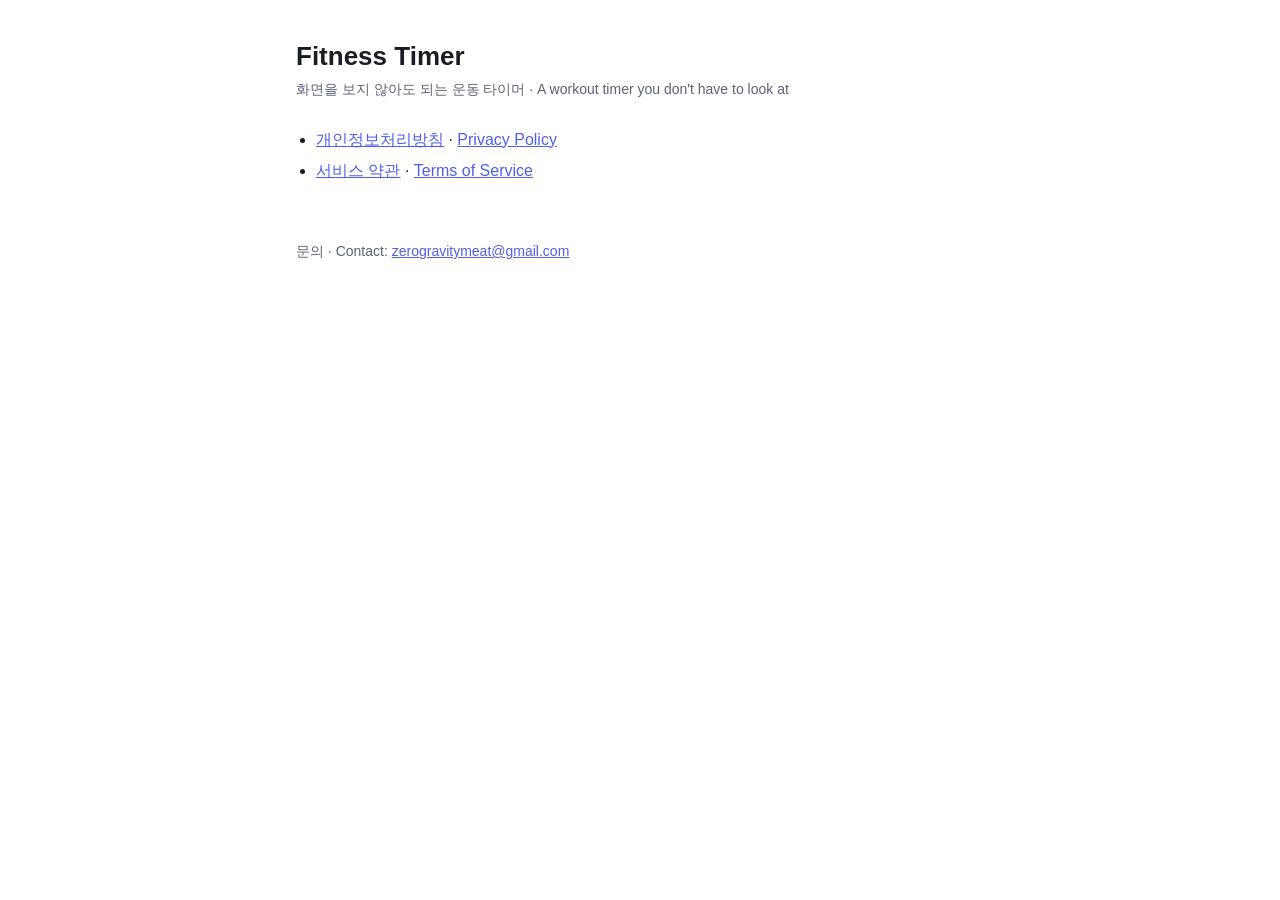
<file: index.html>
<!doctype html>
<html lang="ko">
<head>
<meta charset="utf-8">
<meta name="viewport" content="width=device-width, initial-scale=1">
<title>Fitness Timer</title>
<link rel="stylesheet" href="style.css">
</head>
<body>
<main>
<h1>Fitness Timer</h1>
<p class="date">화면을 보지 않아도 되는 운동 타이머 · A workout timer you don't have to look at</p>
<ul>
<li><a href="privacy.html">개인정보처리방침</a> · <a href="privacy.html#en">Privacy Policy</a></li>
<li><a href="terms.html">서비스 약관</a> · <a href="terms.html#en">Terms of Service</a></li>
</ul>
<footer>문의 · Contact: <a href="mailto:zerogravitymeat@gmail.com">zerogravitymeat@gmail.com</a></footer>
</main>
</body>
</html>
</file>
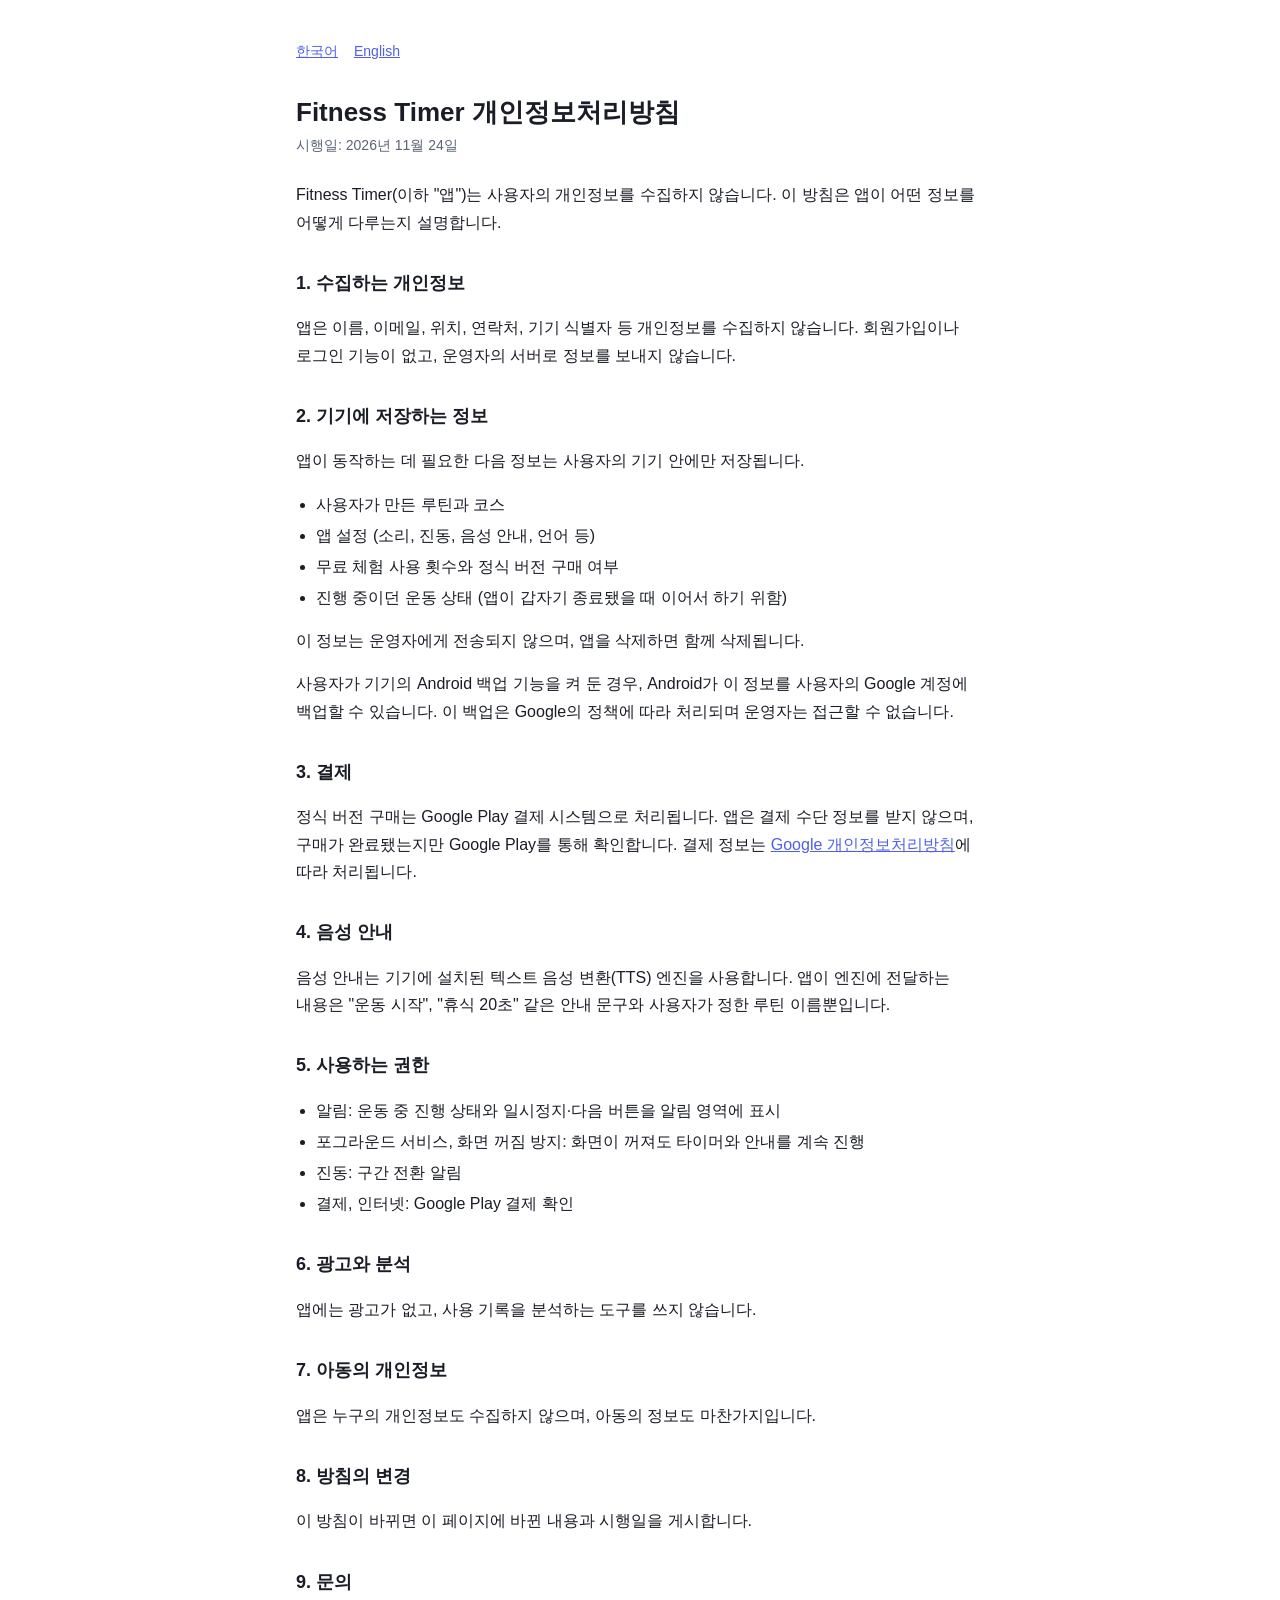
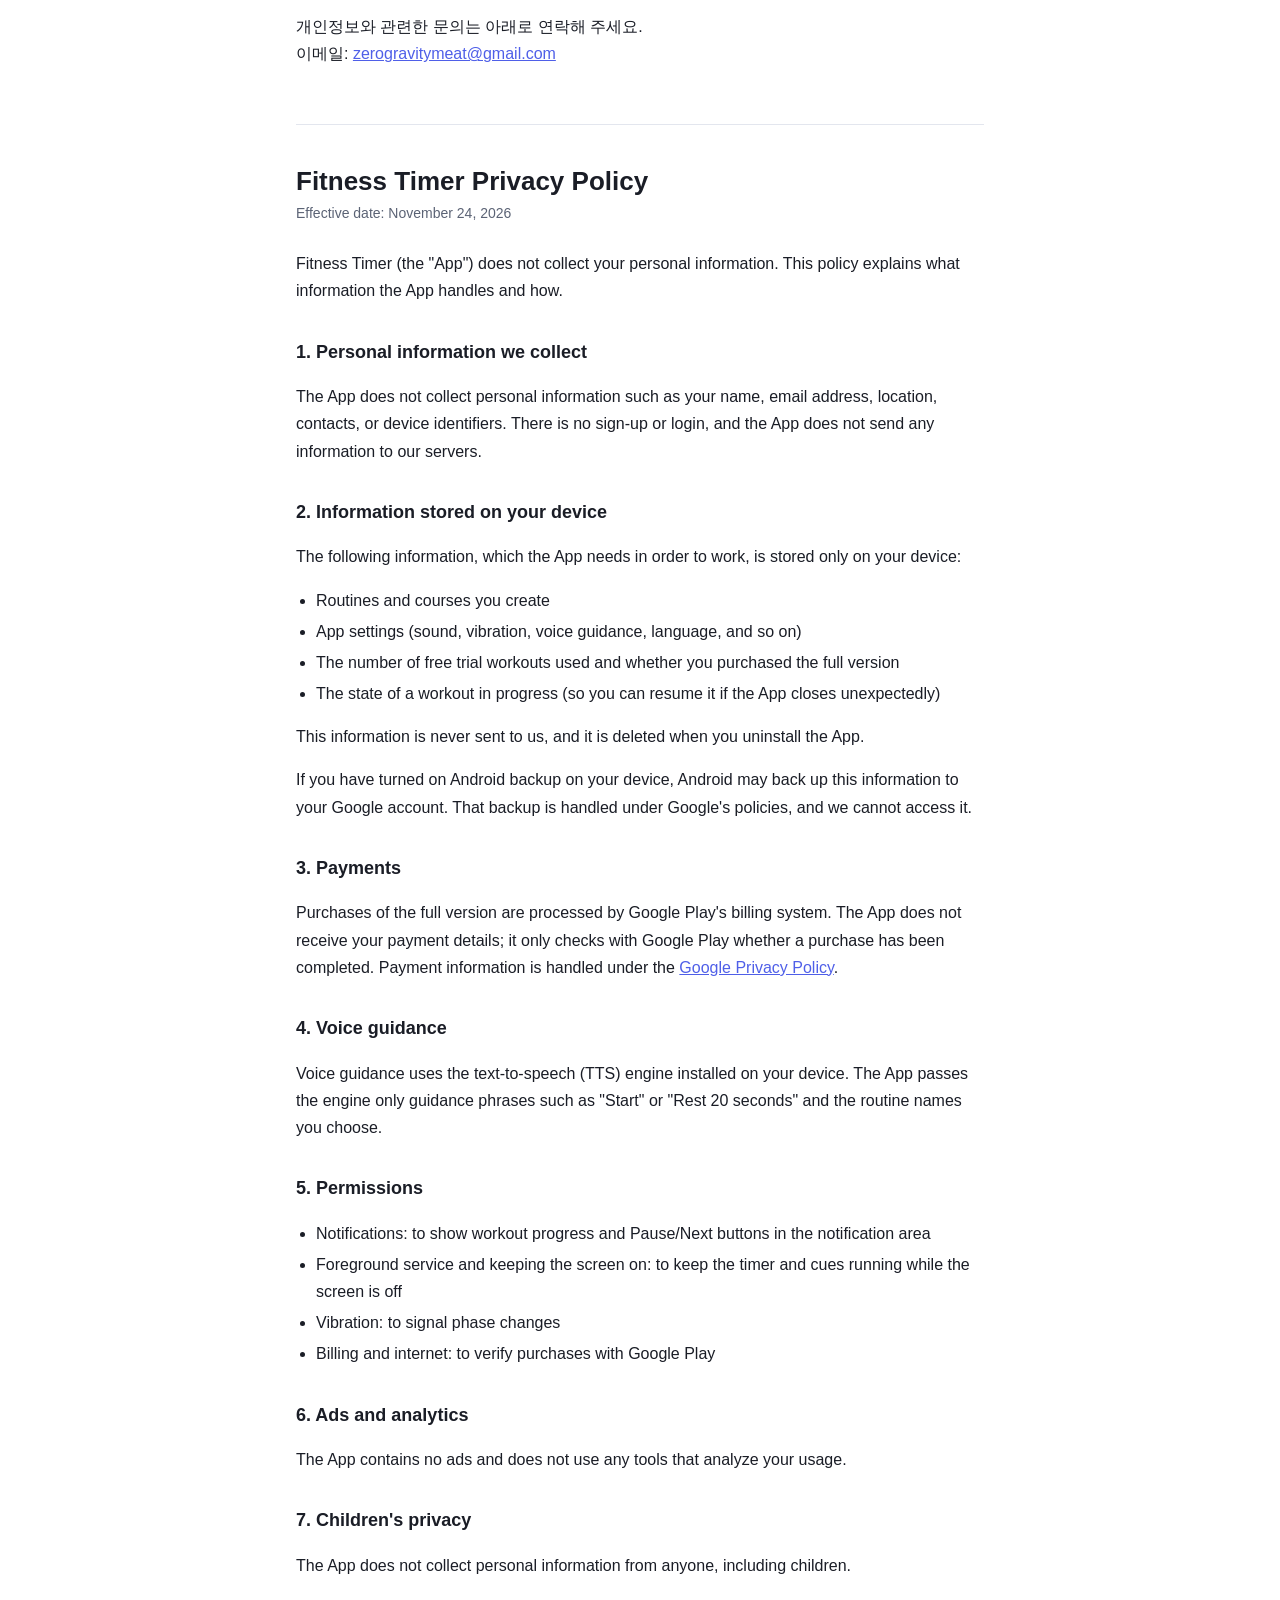
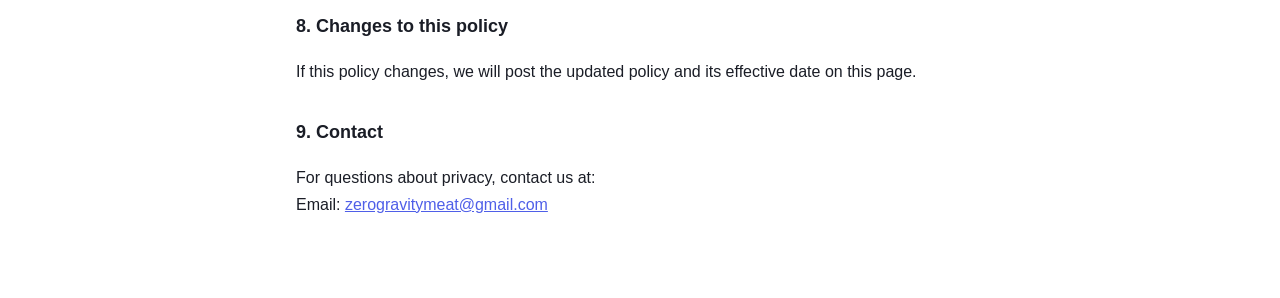
<file: privacy.html>
<!doctype html>
<html lang="ko">
<head>
<meta charset="utf-8">
<meta name="viewport" content="width=device-width, initial-scale=1">
<title>Fitness Timer 개인정보처리방침 / Privacy Policy</title>
<link rel="stylesheet" href="style.css">
</head>
<body>
<main>
<nav><a href="#ko">한국어</a><a href="#en">English</a></nav>

<section id="ko" lang="ko">
<h1>Fitness Timer 개인정보처리방침</h1>
<p class="date">시행일: 2026년 11월 24일</p>
<p>Fitness Timer(이하 "앱")는 사용자의 개인정보를 수집하지 않습니다. 이 방침은 앱이 어떤 정보를 어떻게 다루는지 설명합니다.</p>

<h2>1. 수집하는 개인정보</h2>
<p>앱은 이름, 이메일, 위치, 연락처, 기기 식별자 등 개인정보를 수집하지 않습니다. 회원가입이나 로그인 기능이 없고, 운영자의 서버로 정보를 보내지 않습니다.</p>

<h2>2. 기기에 저장하는 정보</h2>
<p>앱이 동작하는 데 필요한 다음 정보는 사용자의 기기 안에만 저장됩니다.</p>
<ul>
<li>사용자가 만든 루틴과 코스</li>
<li>앱 설정 (소리, 진동, 음성 안내, 언어 등)</li>
<li>무료 체험 사용 횟수와 정식 버전 구매 여부</li>
<li>진행 중이던 운동 상태 (앱이 갑자기 종료됐을 때 이어서 하기 위함)</li>
</ul>
<p>이 정보는 운영자에게 전송되지 않으며, 앱을 삭제하면 함께 삭제됩니다.</p>
<p>사용자가 기기의 Android 백업 기능을 켜 둔 경우, Android가 이 정보를 사용자의 Google 계정에 백업할 수 있습니다. 이 백업은 Google의 정책에 따라 처리되며 운영자는 접근할 수 없습니다.</p>

<h2>3. 결제</h2>
<p>정식 버전 구매는 Google Play 결제 시스템으로 처리됩니다. 앱은 결제 수단 정보를 받지 않으며, 구매가 완료됐는지만 Google Play를 통해 확인합니다. 결제 정보는 <a href="https://policies.google.com/privacy">Google 개인정보처리방침</a>에 따라 처리됩니다.</p>

<h2>4. 음성 안내</h2>
<p>음성 안내는 기기에 설치된 텍스트 음성 변환(TTS) 엔진을 사용합니다. 앱이 엔진에 전달하는 내용은 "운동 시작", "휴식 20초" 같은 안내 문구와 사용자가 정한 루틴 이름뿐입니다.</p>

<h2>5. 사용하는 권한</h2>
<ul>
<li>알림: 운동 중 진행 상태와 일시정지·다음 버튼을 알림 영역에 표시</li>
<li>포그라운드 서비스, 화면 꺼짐 방지: 화면이 꺼져도 타이머와 안내를 계속 진행</li>
<li>진동: 구간 전환 알림</li>
<li>결제, 인터넷: Google Play 결제 확인</li>
</ul>

<h2>6. 광고와 분석</h2>
<p>앱에는 광고가 없고, 사용 기록을 분석하는 도구를 쓰지 않습니다.</p>

<h2>7. 아동의 개인정보</h2>
<p>앱은 누구의 개인정보도 수집하지 않으며, 아동의 정보도 마찬가지입니다.</p>

<h2>8. 방침의 변경</h2>
<p>이 방침이 바뀌면 이 페이지에 바뀐 내용과 시행일을 게시합니다.</p>

<h2>9. 문의</h2>
<p>개인정보와 관련한 문의는 아래로 연락해 주세요.<br>
이메일: <a href="mailto:zerogravitymeat@gmail.com">zerogravitymeat@gmail.com</a></p>
</section>

<section id="en" lang="en">
<h1>Fitness Timer Privacy Policy</h1>
<p class="date">Effective date: November 24, 2026</p>
<p>Fitness Timer (the "App") does not collect your personal information. This policy explains what information the App handles and how.</p>

<h2>1. Personal information we collect</h2>
<p>The App does not collect personal information such as your name, email address, location, contacts, or device identifiers. There is no sign-up or login, and the App does not send any information to our servers.</p>

<h2>2. Information stored on your device</h2>
<p>The following information, which the App needs in order to work, is stored only on your device:</p>
<ul>
<li>Routines and courses you create</li>
<li>App settings (sound, vibration, voice guidance, language, and so on)</li>
<li>The number of free trial workouts used and whether you purchased the full version</li>
<li>The state of a workout in progress (so you can resume it if the App closes unexpectedly)</li>
</ul>
<p>This information is never sent to us, and it is deleted when you uninstall the App.</p>
<p>If you have turned on Android backup on your device, Android may back up this information to your Google account. That backup is handled under Google's policies, and we cannot access it.</p>

<h2>3. Payments</h2>
<p>Purchases of the full version are processed by Google Play's billing system. The App does not receive your payment details; it only checks with Google Play whether a purchase has been completed. Payment information is handled under the <a href="https://policies.google.com/privacy">Google Privacy Policy</a>.</p>

<h2>4. Voice guidance</h2>
<p>Voice guidance uses the text-to-speech (TTS) engine installed on your device. The App passes the engine only guidance phrases such as "Start" or "Rest 20 seconds" and the routine names you choose.</p>

<h2>5. Permissions</h2>
<ul>
<li>Notifications: to show workout progress and Pause/Next buttons in the notification area</li>
<li>Foreground service and keeping the screen on: to keep the timer and cues running while the screen is off</li>
<li>Vibration: to signal phase changes</li>
<li>Billing and internet: to verify purchases with Google Play</li>
</ul>

<h2>6. Ads and analytics</h2>
<p>The App contains no ads and does not use any tools that analyze your usage.</p>

<h2>7. Children's privacy</h2>
<p>The App does not collect personal information from anyone, including children.</p>

<h2>8. Changes to this policy</h2>
<p>If this policy changes, we will post the updated policy and its effective date on this page.</p>

<h2>9. Contact</h2>
<p>For questions about privacy, contact us at:<br>
Email: <a href="mailto:zerogravitymeat@gmail.com">zerogravitymeat@gmail.com</a></p>
</section>

</main>
</body>
</html>
</file>
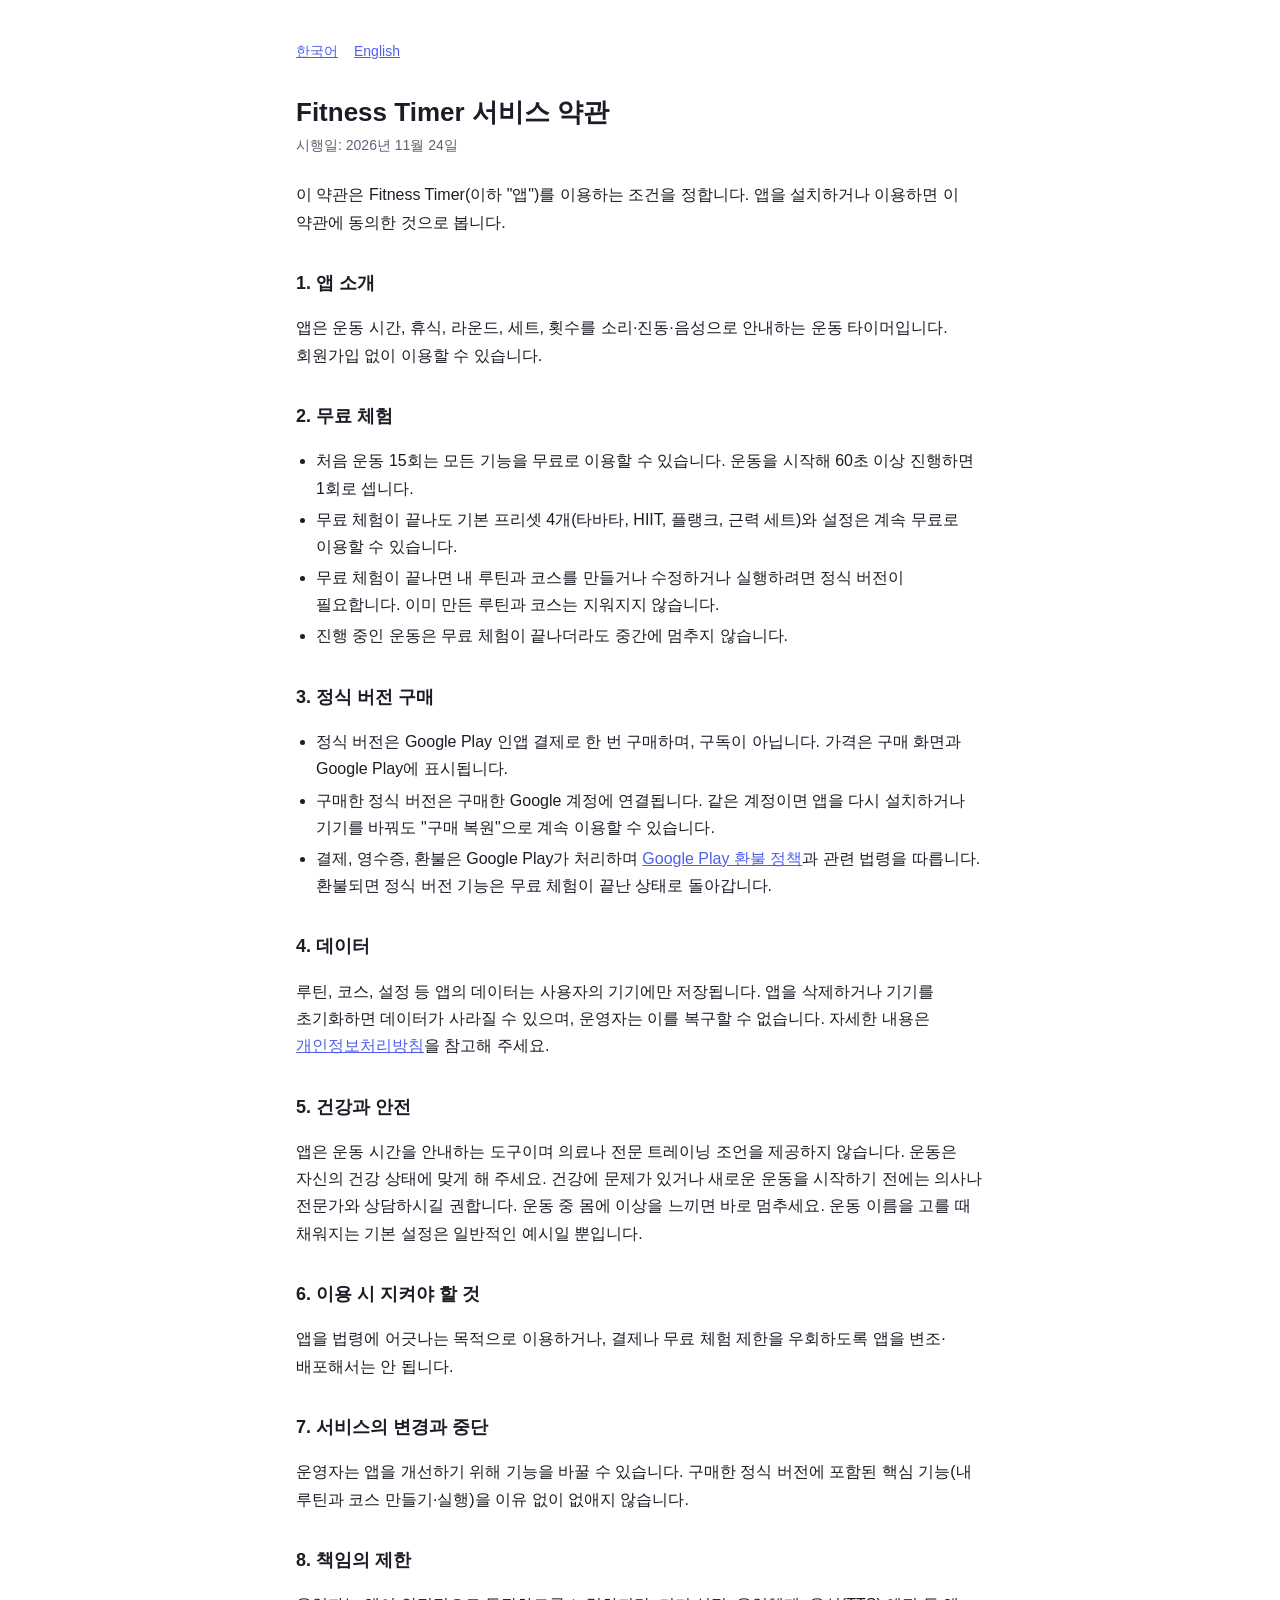
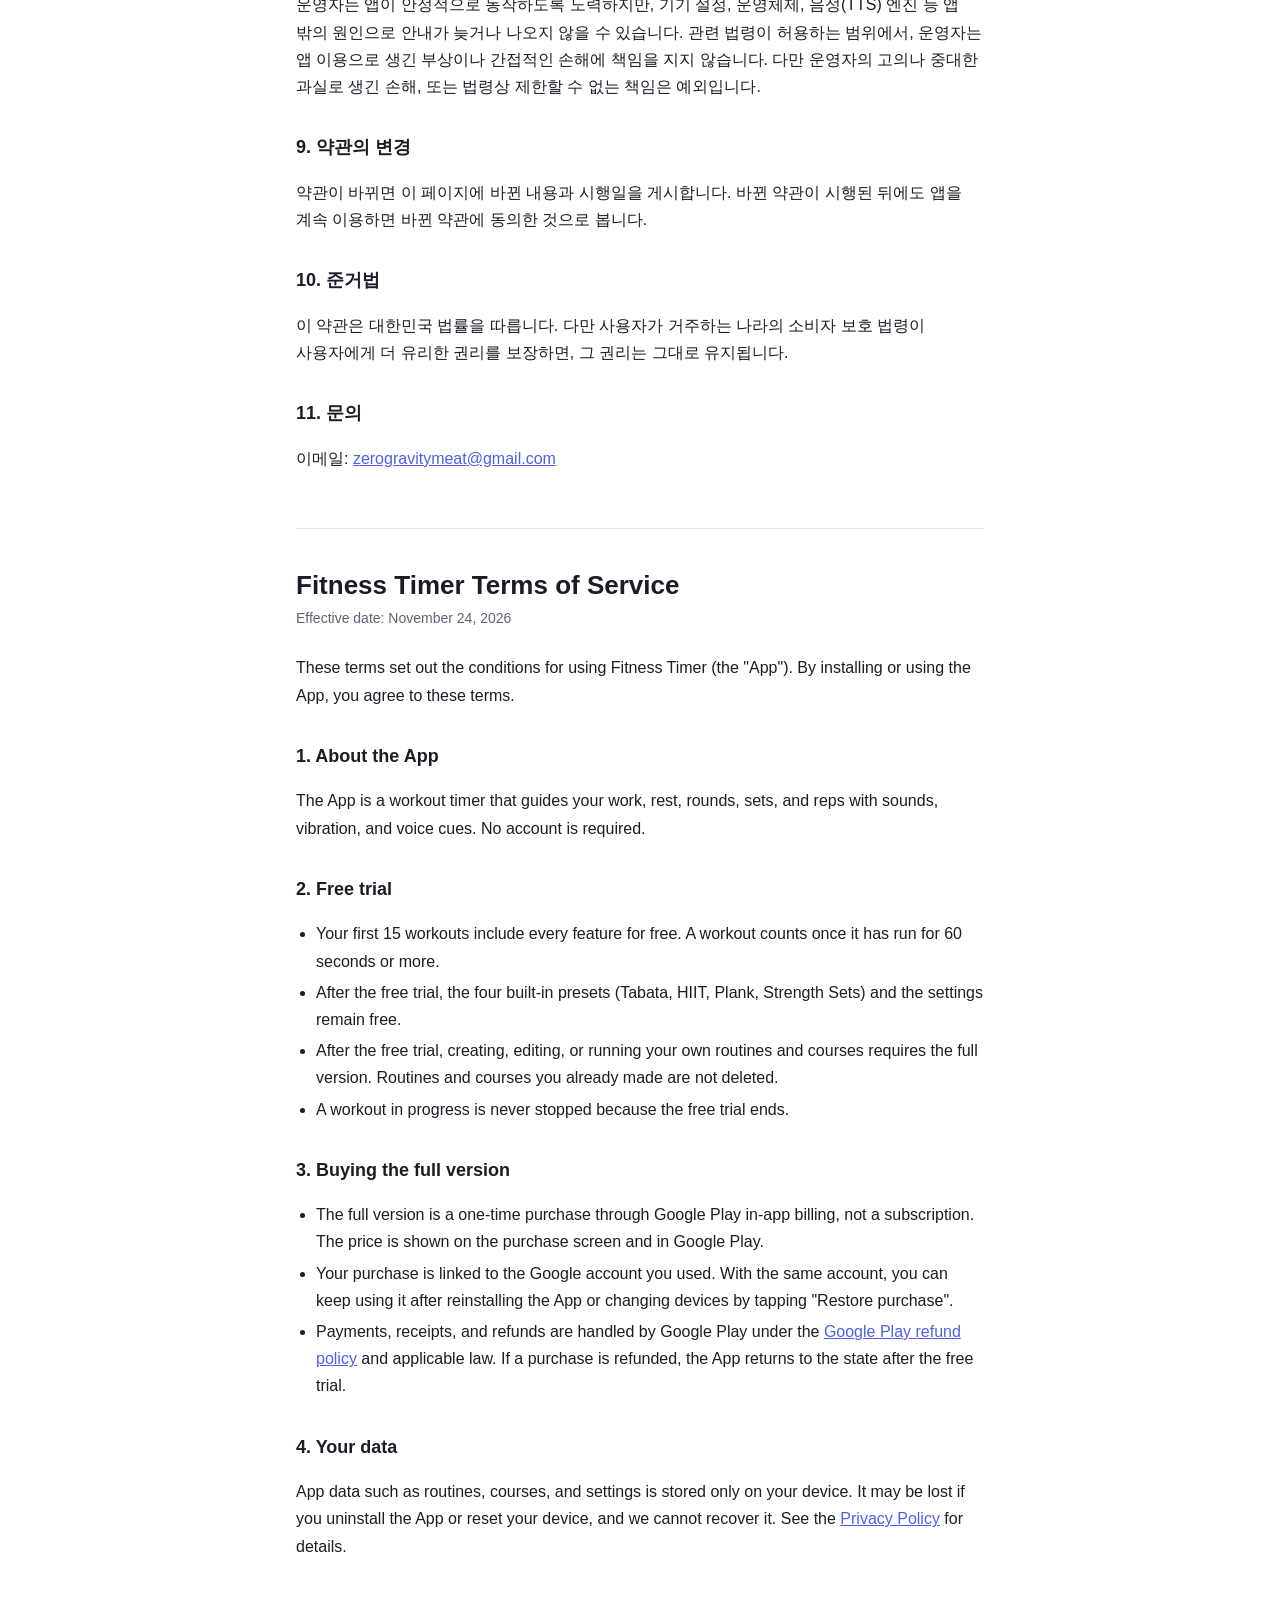
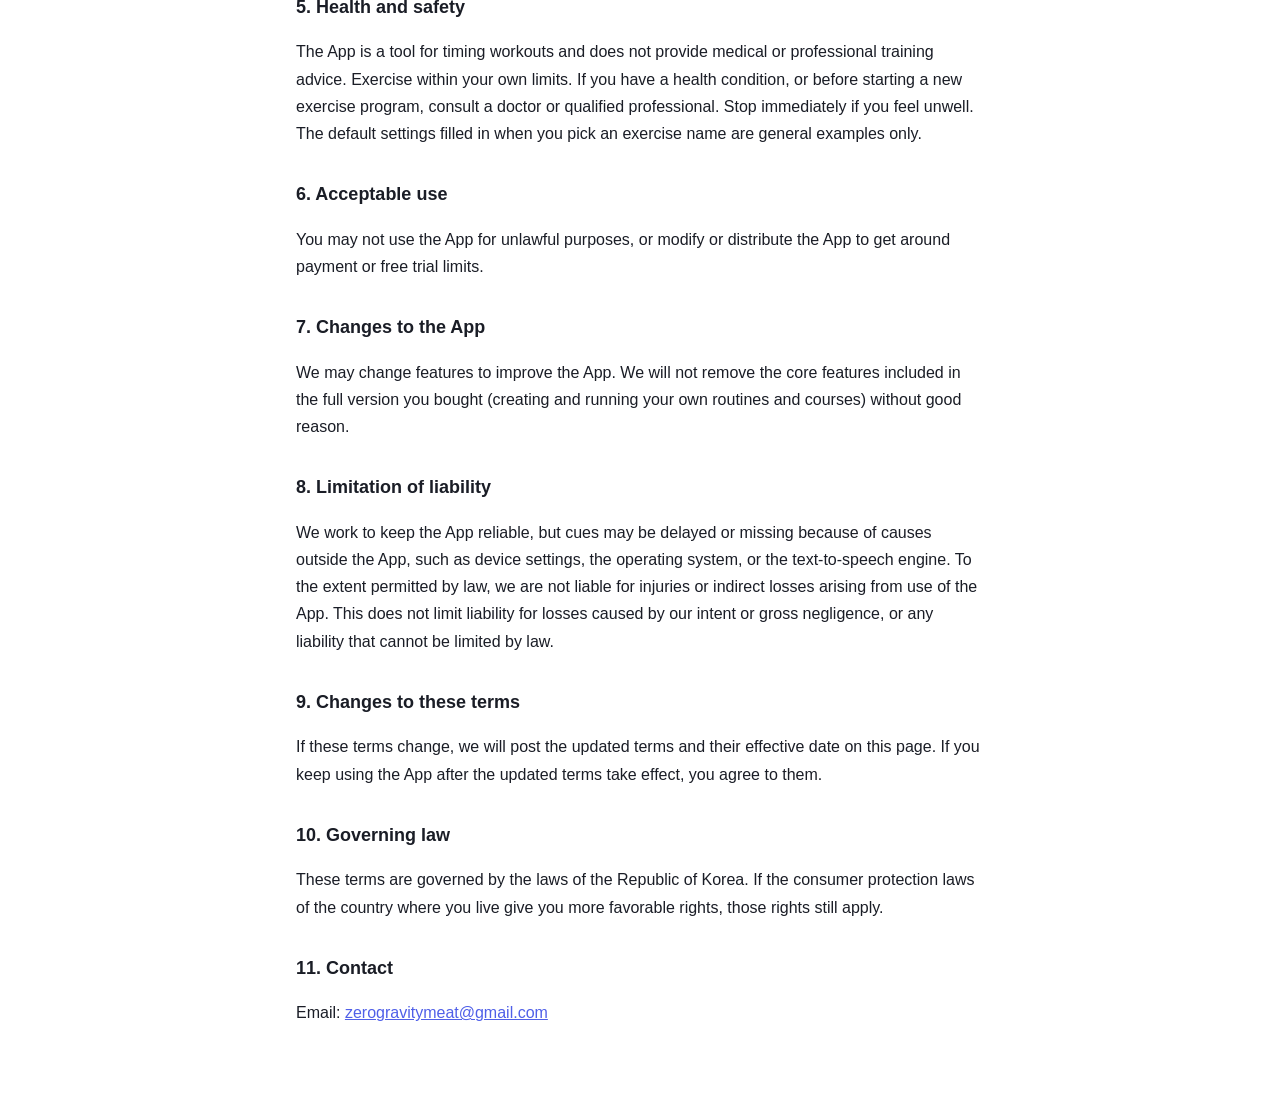
<file: terms.html>
<!doctype html>
<html lang="ko">
<head>
<meta charset="utf-8">
<meta name="viewport" content="width=device-width, initial-scale=1">
<title>Fitness Timer 서비스 약관 / Terms of Service</title>
<link rel="stylesheet" href="style.css">
</head>
<body>
<main>
<nav><a href="#ko">한국어</a><a href="#en">English</a></nav>

<section id="ko" lang="ko">
<h1>Fitness Timer 서비스 약관</h1>
<p class="date">시행일: 2026년 11월 24일</p>
<p>이 약관은 Fitness Timer(이하 "앱")를 이용하는 조건을 정합니다. 앱을 설치하거나 이용하면 이 약관에 동의한 것으로 봅니다.</p>

<h2>1. 앱 소개</h2>
<p>앱은 운동 시간, 휴식, 라운드, 세트, 횟수를 소리·진동·음성으로 안내하는 운동 타이머입니다. 회원가입 없이 이용할 수 있습니다.</p>

<h2>2. 무료 체험</h2>
<ul>
<li>처음 운동 15회는 모든 기능을 무료로 이용할 수 있습니다. 운동을 시작해 60초 이상 진행하면 1회로 셉니다.</li>
<li>무료 체험이 끝나도 기본 프리셋 4개(타바타, HIIT, 플랭크, 근력 세트)와 설정은 계속 무료로 이용할 수 있습니다.</li>
<li>무료 체험이 끝나면 내 루틴과 코스를 만들거나 수정하거나 실행하려면 정식 버전이 필요합니다. 이미 만든 루틴과 코스는 지워지지 않습니다.</li>
<li>진행 중인 운동은 무료 체험이 끝나더라도 중간에 멈추지 않습니다.</li>
</ul>

<h2>3. 정식 버전 구매</h2>
<ul>
<li>정식 버전은 Google Play 인앱 결제로 한 번 구매하며, 구독이 아닙니다. 가격은 구매 화면과 Google Play에 표시됩니다.</li>
<li>구매한 정식 버전은 구매한 Google 계정에 연결됩니다. 같은 계정이면 앱을 다시 설치하거나 기기를 바꿔도 "구매 복원"으로 계속 이용할 수 있습니다.</li>
<li>결제, 영수증, 환불은 Google Play가 처리하며 <a href="https://support.google.com/googleplay/answer/2479637">Google Play 환불 정책</a>과 관련 법령을 따릅니다. 환불되면 정식 버전 기능은 무료 체험이 끝난 상태로 돌아갑니다.</li>
</ul>

<h2>4. 데이터</h2>
<p>루틴, 코스, 설정 등 앱의 데이터는 사용자의 기기에만 저장됩니다. 앱을 삭제하거나 기기를 초기화하면 데이터가 사라질 수 있으며, 운영자는 이를 복구할 수 없습니다. 자세한 내용은 <a href="privacy.html">개인정보처리방침</a>을 참고해 주세요.</p>

<h2>5. 건강과 안전</h2>
<p>앱은 운동 시간을 안내하는 도구이며 의료나 전문 트레이닝 조언을 제공하지 않습니다. 운동은 자신의 건강 상태에 맞게 해 주세요. 건강에 문제가 있거나 새로운 운동을 시작하기 전에는 의사나 전문가와 상담하시길 권합니다. 운동 중 몸에 이상을 느끼면 바로 멈추세요. 운동 이름을 고를 때 채워지는 기본 설정은 일반적인 예시일 뿐입니다.</p>

<h2>6. 이용 시 지켜야 할 것</h2>
<p>앱을 법령에 어긋나는 목적으로 이용하거나, 결제나 무료 체험 제한을 우회하도록 앱을 변조·배포해서는 안 됩니다.</p>

<h2>7. 서비스의 변경과 중단</h2>
<p>운영자는 앱을 개선하기 위해 기능을 바꿀 수 있습니다. 구매한 정식 버전에 포함된 핵심 기능(내 루틴과 코스 만들기·실행)을 이유 없이 없애지 않습니다.</p>

<h2>8. 책임의 제한</h2>
<p>운영자는 앱이 안정적으로 동작하도록 노력하지만, 기기 설정, 운영체제, 음성(TTS) 엔진 등 앱 밖의 원인으로 안내가 늦거나 나오지 않을 수 있습니다. 관련 법령이 허용하는 범위에서, 운영자는 앱 이용으로 생긴 부상이나 간접적인 손해에 책임을 지지 않습니다. 다만 운영자의 고의나 중대한 과실로 생긴 손해, 또는 법령상 제한할 수 없는 책임은 예외입니다.</p>

<h2>9. 약관의 변경</h2>
<p>약관이 바뀌면 이 페이지에 바뀐 내용과 시행일을 게시합니다. 바뀐 약관이 시행된 뒤에도 앱을 계속 이용하면 바뀐 약관에 동의한 것으로 봅니다.</p>

<h2>10. 준거법</h2>
<p>이 약관은 대한민국 법률을 따릅니다. 다만 사용자가 거주하는 나라의 소비자 보호 법령이 사용자에게 더 유리한 권리를 보장하면, 그 권리는 그대로 유지됩니다.</p>

<h2>11. 문의</h2>
<p>이메일: <a href="mailto:zerogravitymeat@gmail.com">zerogravitymeat@gmail.com</a></p>
</section>

<section id="en" lang="en">
<h1>Fitness Timer Terms of Service</h1>
<p class="date">Effective date: November 24, 2026</p>
<p>These terms set out the conditions for using Fitness Timer (the "App"). By installing or using the App, you agree to these terms.</p>

<h2>1. About the App</h2>
<p>The App is a workout timer that guides your work, rest, rounds, sets, and reps with sounds, vibration, and voice cues. No account is required.</p>

<h2>2. Free trial</h2>
<ul>
<li>Your first 15 workouts include every feature for free. A workout counts once it has run for 60 seconds or more.</li>
<li>After the free trial, the four built-in presets (Tabata, HIIT, Plank, Strength Sets) and the settings remain free.</li>
<li>After the free trial, creating, editing, or running your own routines and courses requires the full version. Routines and courses you already made are not deleted.</li>
<li>A workout in progress is never stopped because the free trial ends.</li>
</ul>

<h2>3. Buying the full version</h2>
<ul>
<li>The full version is a one-time purchase through Google Play in-app billing, not a subscription. The price is shown on the purchase screen and in Google Play.</li>
<li>Your purchase is linked to the Google account you used. With the same account, you can keep using it after reinstalling the App or changing devices by tapping "Restore purchase".</li>
<li>Payments, receipts, and refunds are handled by Google Play under the <a href="https://support.google.com/googleplay/answer/2479637">Google Play refund policy</a> and applicable law. If a purchase is refunded, the App returns to the state after the free trial.</li>
</ul>

<h2>4. Your data</h2>
<p>App data such as routines, courses, and settings is stored only on your device. It may be lost if you uninstall the App or reset your device, and we cannot recover it. See the <a href="privacy.html#en">Privacy Policy</a> for details.</p>

<h2>5. Health and safety</h2>
<p>The App is a tool for timing workouts and does not provide medical or professional training advice. Exercise within your own limits. If you have a health condition, or before starting a new exercise program, consult a doctor or qualified professional. Stop immediately if you feel unwell. The default settings filled in when you pick an exercise name are general examples only.</p>

<h2>6. Acceptable use</h2>
<p>You may not use the App for unlawful purposes, or modify or distribute the App to get around payment or free trial limits.</p>

<h2>7. Changes to the App</h2>
<p>We may change features to improve the App. We will not remove the core features included in the full version you bought (creating and running your own routines and courses) without good reason.</p>

<h2>8. Limitation of liability</h2>
<p>We work to keep the App reliable, but cues may be delayed or missing because of causes outside the App, such as device settings, the operating system, or the text-to-speech engine. To the extent permitted by law, we are not liable for injuries or indirect losses arising from use of the App. This does not limit liability for losses caused by our intent or gross negligence, or any liability that cannot be limited by law.</p>

<h2>9. Changes to these terms</h2>
<p>If these terms change, we will post the updated terms and their effective date on this page. If you keep using the App after the updated terms take effect, you agree to them.</p>

<h2>10. Governing law</h2>
<p>These terms are governed by the laws of the Republic of Korea. If the consumer protection laws of the country where you live give you more favorable rights, those rights still apply.</p>

<h2>11. Contact</h2>
<p>Email: <a href="mailto:zerogravitymeat@gmail.com">zerogravitymeat@gmail.com</a></p>
</section>

</main>
</body>
</html>
</file>
<file: style.css>
:root {
  --bg: #ffffff;
  --text: #1a1d26;
  --muted: #5b6375;
  --line: #e3e6ee;
  --accent: #4f5fe8;
}
@media (prefers-color-scheme: dark) {
  :root {
    --bg: #0b0f1a;
    --text: #f4f6fb;
    --muted: #b7bfd0;
    --line: #262c3d;
    --accent: #8c98ff;
  }
}
* { box-sizing: border-box; }
body {
  margin: 0;
  background: var(--bg);
  color: var(--text);
  font: 16px/1.7 -apple-system, BlinkMacSystemFont, "Apple SD Gothic Neo",
    "Noto Sans KR", "Segoe UI", Roboto, sans-serif;
  word-break: keep-all;
  overflow-wrap: break-word;
}
main { max-width: 720px; margin: 0 auto; padding: 40px 16px 64px; }
nav { display: flex; gap: 16px; font-size: 14px; margin-bottom: 32px; }
a { color: var(--accent); }
h1 { font-size: 26px; line-height: 1.3; margin: 0 0 4px; }
h2 { font-size: 18px; margin: 32px 0 8px; }
.date { color: var(--muted); font-size: 14px; margin: 0 0 24px; }
ul { padding-left: 20px; }
li { margin: 4px 0; }
section + section { border-top: 1px solid var(--line); margin-top: 56px; padding-top: 40px; }
footer { color: var(--muted); font-size: 14px; margin-top: 56px; }
</file>
